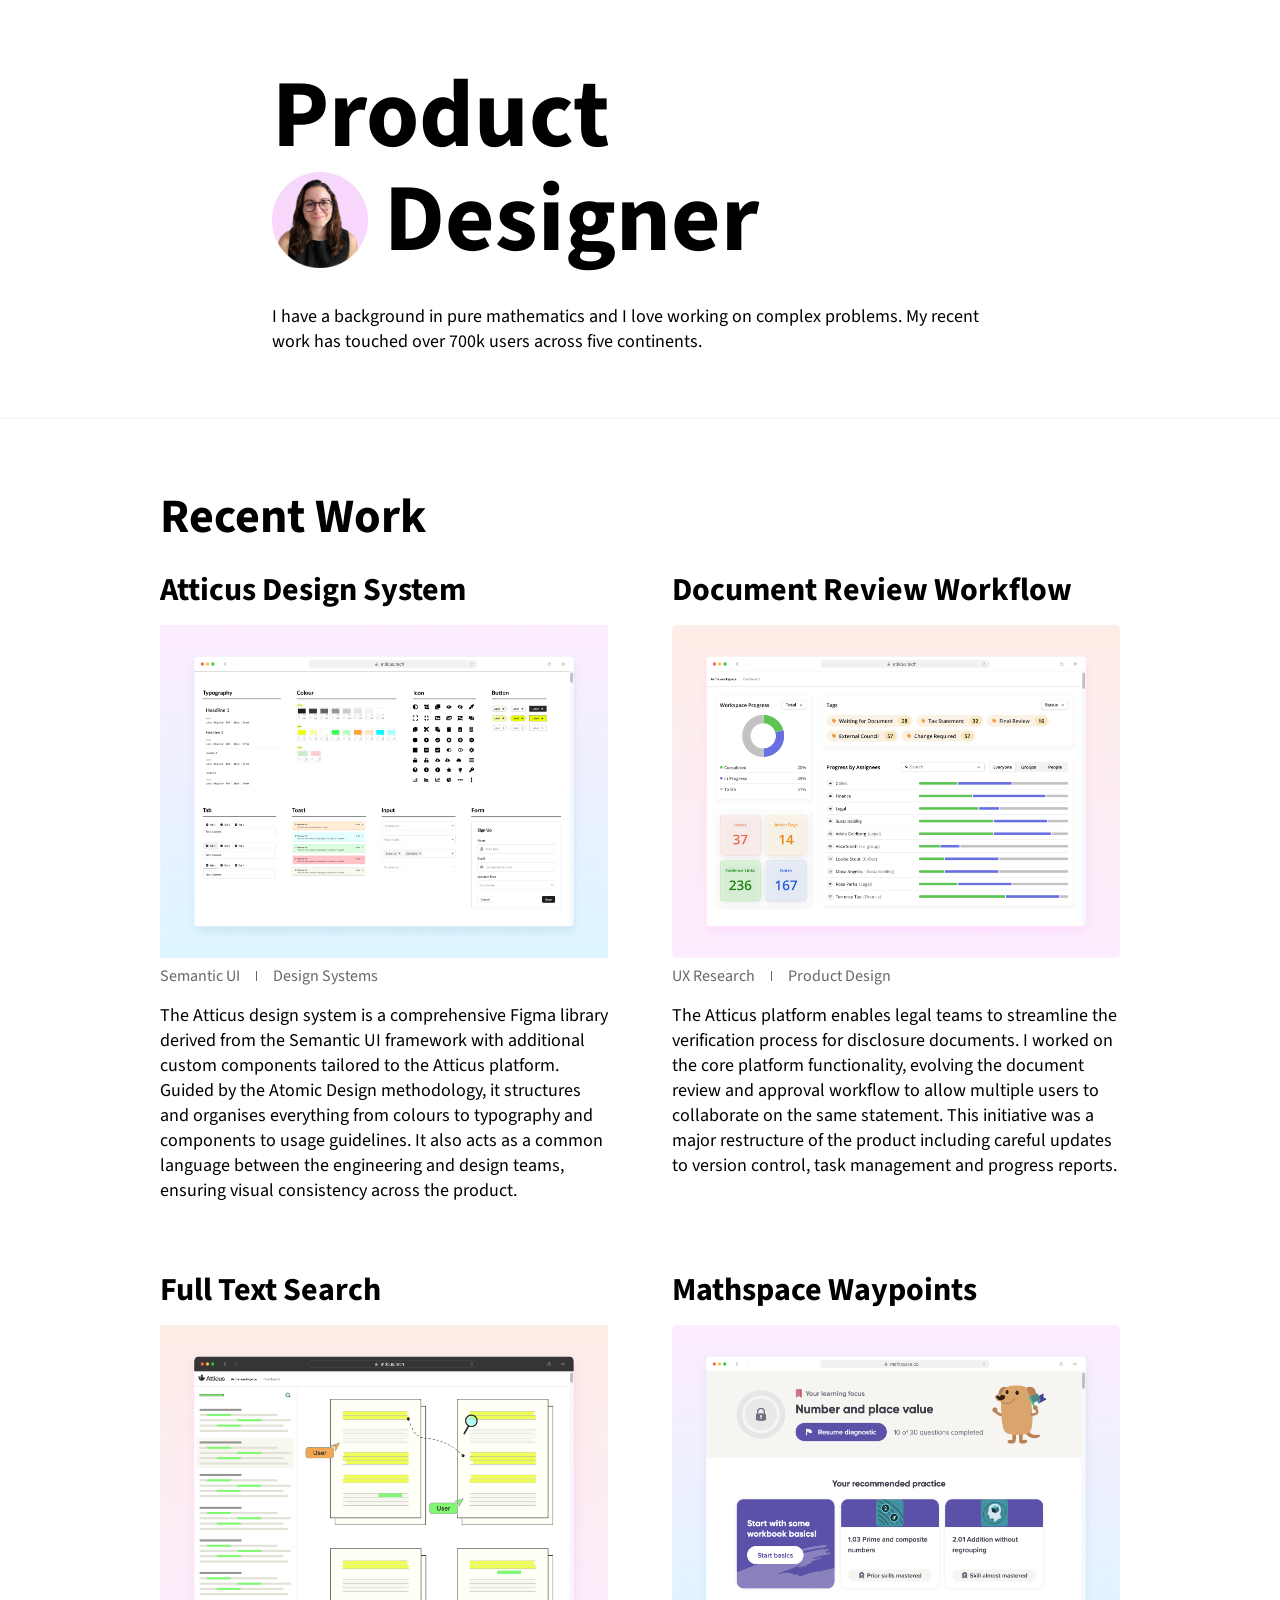
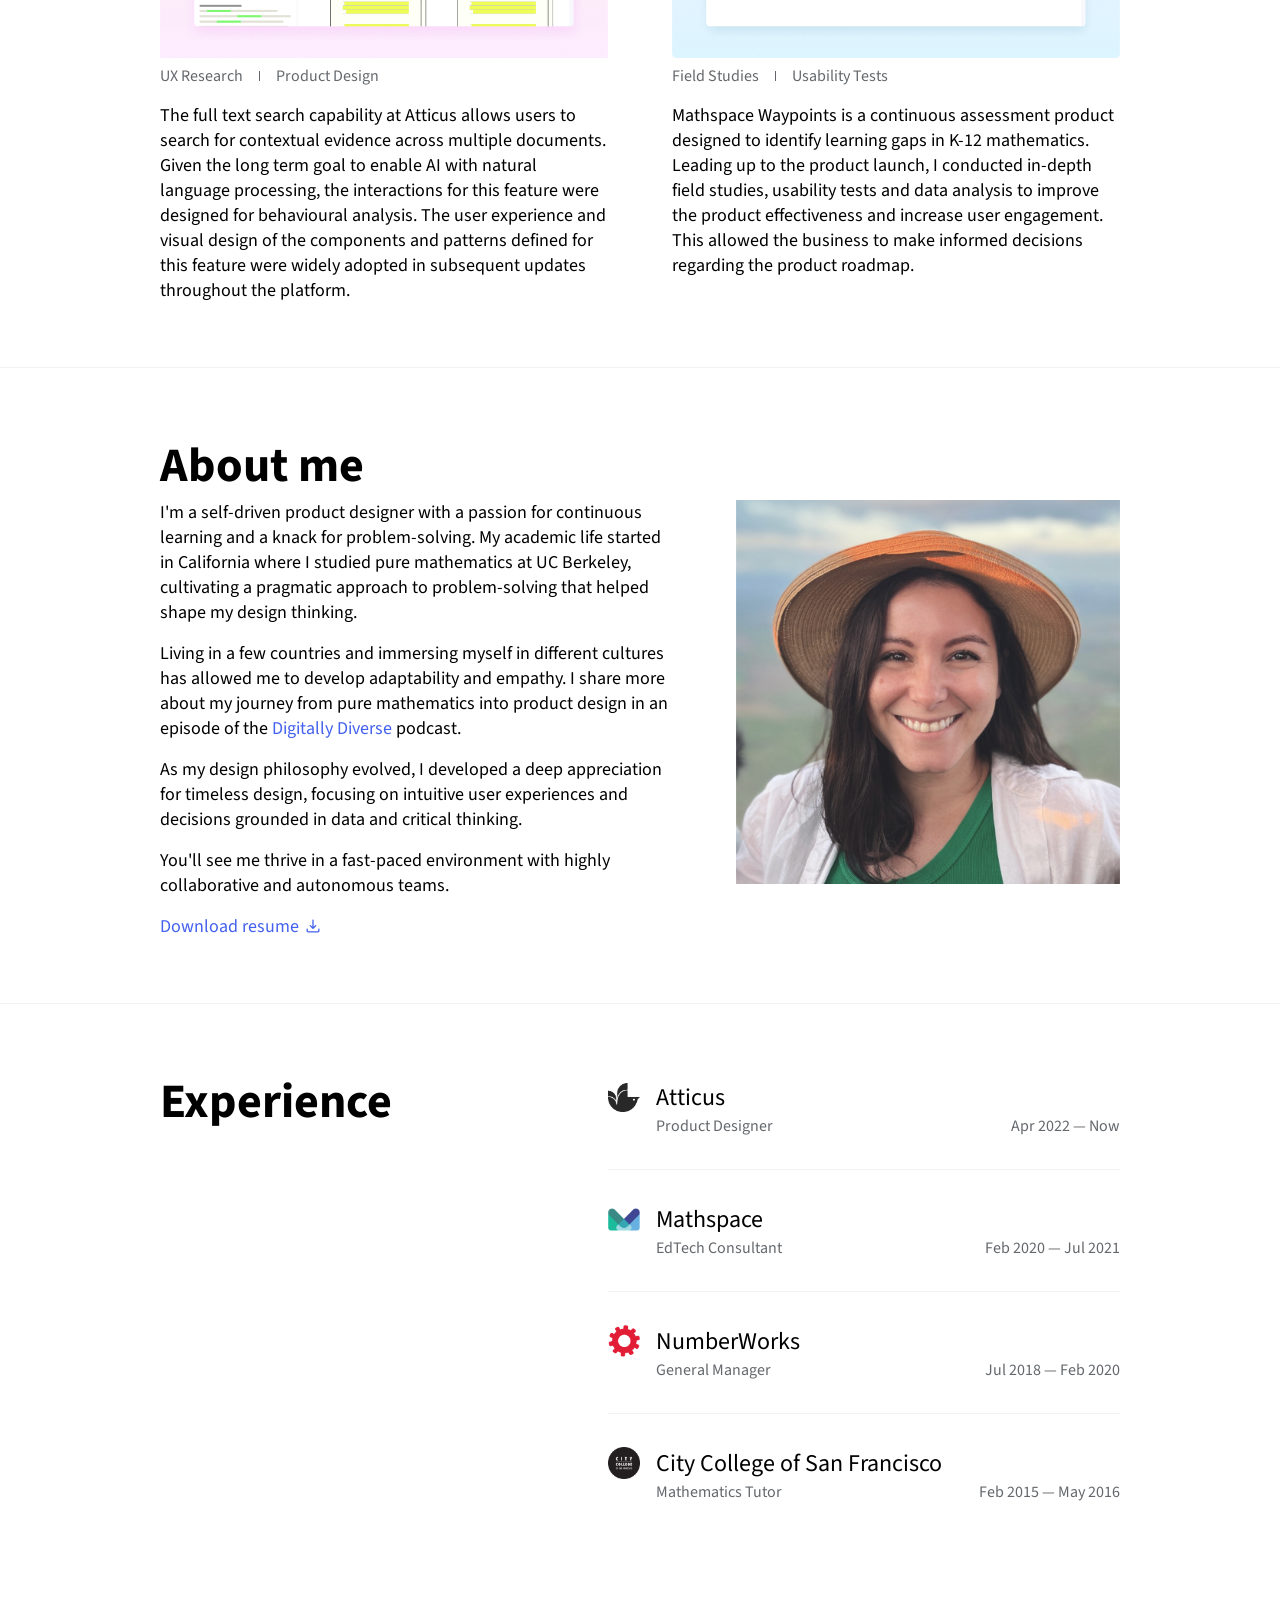
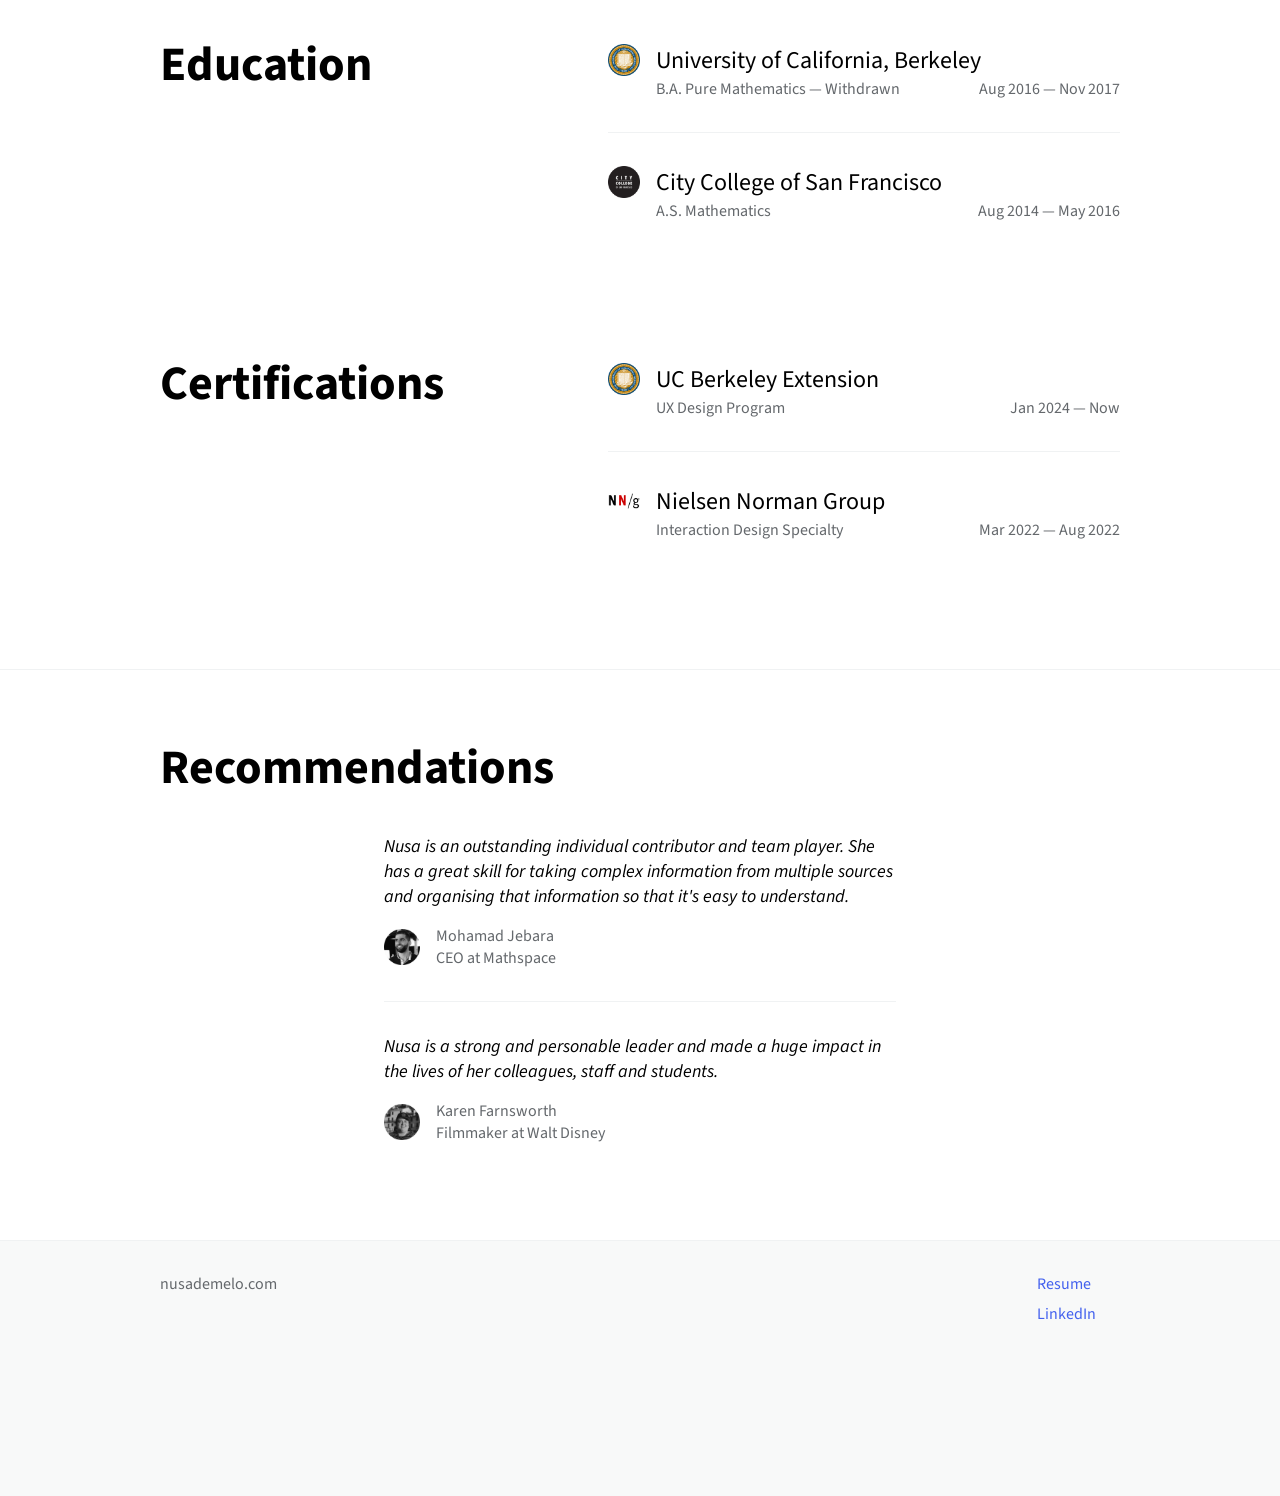
<file: index.html>
<!DOCTYPE html>

<html lang="en">
	<head>
		<title>Nusa de Melo</title>
		<meta name="viewport" content="width=device-width, initial-scale=1.0, minimum-scale=1.0" />
		<link rel="preconnect" href="https://fonts.googleapis.com" />
		<link rel="preconnect" href="https://fonts.gstatic.com" crossorigin />
		<link rel="stylesheet" href="https://fonts.googleapis.com/css2?family=Source+Sans+3:ital,wght@0,400;0,600;1,400&display=swap" />
		<link rel="stylesheet" href="style.css" />
		<link rel="icon" href="favicon.png" />
	</head>

	<body>
		<!--
    <header>
			<div class="nusa-de-melo">Nusa de Melo</div>
			<a class="get-in-touch" href="https://linkedin.com/in/nusademelo" target="_blank">Get in touch</a>
		</header>
    -->

		<section class="hero">
			<div class="container">
				<h1>
					<div class="product">Product</div>
					<div class="designer">
						<img src="img/headshots/nusa-1.png" />
						<div>Designer</div>
					</div>
				</h1>
				<p>I have a background in pure mathematics and I love working on complex problems. My recent work has touched over 700k users across five continents.</p>
				<!-- <p>I'm a pragmatic problem solver with a background in mathematics and a strong appreciation for timeless design. Based in Sunshine Coast.</p> -->
				<a class="get-in-touch" href="https://linkedin.com/in/nusademelo" target="_blank">Get in touch</a>
			</div>
		</section>

		<section class="recent-work">
			<div class="container">
				<h2>Recent Work</h2>
				<div class="grid">
					<div>
						<h3>Atticus Design System</h3>
						<img src="img/recent-work/atticus-design-system.png" />
						<div class="skills">
							<div>Semantic UI</div>
							<div>Design Systems</div>
						</div>
						<p>The Atticus design system is a comprehensive Figma library derived from the Semantic UI framework with additional custom components tailored to the Atticus platform. Guided by the Atomic Design methodology, it structures and organises everything from colours to typography and components to usage guidelines. It also acts as a common language between the engineering and design teams, ensuring visual consistency across the product.</p>
					</div>
					<div>
						<h3>Document Review Workflow</h3>
						<img src="img/recent-work/document-review-workflow.png" />
						<div class="skills">
							<div>UX Research</div>
							<div>Product Design</div>
						</div>
						<p>The Atticus platform enables legal teams to streamline the verification process for disclosure documents. I worked on the core platform functionality, evolving the document review and approval workflow to allow multiple users to collaborate on the same statement. This initiative was a major restructure of the product including careful updates to version control, task management and progress reports.</p>
					</div>
					<div>
						<h3>Full Text Search</h3>
						<img src="img/recent-work/full-text-search.png" />
						<div class="skills">
							<div>UX Research</div>
							<div>Product Design</div>
						</div>
						<p>The full text search capability at Atticus allows users to search for contextual evidence across multiple documents. Given the long term goal to enable AI with natural language processing, the interactions for this feature were designed for behavioural analysis. The user experience and visual design of the components and patterns defined for this feature were widely adopted in subsequent updates throughout the platform.</p>
					</div>
					<div>
						<h3>Mathspace Waypoints</h3>
						<img src="img/recent-work/mathspace-waypoints.png" />
						<div class="skills">
							<div>Field Studies</div>
							<div>Usability Tests</div>
						</div>
						<p>Mathspace Waypoints is a continuous assessment product designed to identify learning gaps in K-12 mathematics. Leading up to the product launch, I conducted in-depth field studies, usability tests and data analysis to improve the product effectiveness and increase user engagement. This allowed the business to make informed decisions regarding the product roadmap.</p>
					</div>
				</div>
			</div>
		</section>

		<section class="about-me">
			<div class="container">
				<h2>About me</h2>
				<div class="flex">
					<div>
						<p>I'm a self-driven product designer with a passion for continuous learning and a knack for problem-solving. My academic life started in California where I studied pure mathematics at UC Berkeley, cultivating a pragmatic approach to problem-solving that helped shape my design thinking.</p>
						<p>Living in a few countries and immersing myself in different cultures has allowed me to develop adaptability and empathy. I share more about my journey from pure mathematics into product design in an episode of the <a href="https://open.spotify.com/episode/4vuxh2tcuZdEahoY7ZcFv4?si=c439caba71ed4bf4&nd=1&dlsi=af8ef5088c5c4de4" target="_blank">Digitally Diverse</a> podcast.</p>
						<p>As my design philosophy evolved, I developed a deep appreciation for timeless design, focusing on intuitive user experiences and decisions grounded in data and critical thinking.</p>
						<p>You'll see me thrive in a fast-paced environment with highly collaborative and autonomous teams.</p>
						<a class="download" href="nusa-de-melo.pdf" target="_blank">Download resume</a>
					</div>
					<img src="img/headshots/nusa-2.png" />
				</div>
			</div>
		</section>

		<section class="resume">
			<div class="container">
				<div class="grid">
					<h2>Experience</h2>

					<div class="list">
						<div class="institution">
							<img src="img/logos/atticus.png" />
							<div class="name">Atticus</div>
						</div>
						<div class="details">
							<div class="text">Product Designer</div>
							<div class="date">Apr 2022 &mdash; Now</div>
						</div>
						<div class="institution">
							<img src="img/logos/mathspace.png" />
							<div class="name">Mathspace</div>
						</div>
						<div class="details">
							<div class="text">EdTech Consultant</div>
							<div class="date">Feb 2020 &mdash; Jul 2021</div>
						</div>
						<div class="institution">
							<img src="img/logos/number-works.png" />
							<div class="name">NumberWorks</div>
						</div>
						<div class="details">
							<div class="text">General Manager</div>
							<div class="date">Jul 2018 &mdash; Feb 2020</div>
						</div>
						<div class="institution">
							<img src="img/logos/ccsf.png" />
							<div class="name">City College of San Francisco</div>
						</div>
						<div class="details">
							<div class="text">Mathematics Tutor</div>
							<div class="date">Feb 2015 &mdash; May 2016</div>
						</div>
					</div>

					<h2>Education</h2>

					<div class="list">
						<div class="institution">
							<img src="img/logos/berkeley.png" />
							<div class="name">University of California, Berkeley</div>
						</div>
						<div class="details">
							<div class="text">B.A. Pure Mathematics &mdash; Withdrawn</div>
							<div class="date">Aug 2016 &mdash; Nov 2017</div>
						</div>
						<div class="institution">
							<img src="img/logos/ccsf.png" />
							<div class="name">City College of San Francisco</div>
						</div>
						<div class="details">
							<div class="text">A.S. Mathematics</div>
							<div class="date">Aug 2014 &mdash; May 2016</div>
						</div>
					</div>

					<h2>Certifications</h2>

					<div class="list">
						<div class="institution">
							<img src="img/logos/berkeley.png" />
							<div class="name">UC Berkeley Extension</div>
						</div>
						<div class="details">
							<div class="text">UX Design Program</div>
							<div class="date">Jan 2024 &mdash; Now</div>
						</div>
						<div class="institution">
							<img src="img/logos/nng.png" />
							<div class="name">Nielsen Norman Group</div>
						</div>
						<div class="details">
							<div class="text">Interaction Design Specialty</div>
							<div class="date">Mar 2022 &mdash; Aug 2022</div>
						</div>
					</div>
				</div>
			</div>
		</section>

		<section class="recommendations">
			<div class="container">
				<h2>Recommendations</h2>
				<div class="list">
					<!--
					<p>Nusa is a great collaborator and will not shy away from a challenge. Her skills with Design Systems have been a great asset to our productivity and design consistency.</p>
					<div class="flex">
						<img src="img/headshots/zoe.png" />
						<div>
							<div>Zoe Jazz</div>
							<div>Principal Designer at Atticus</div>
						</div>
					</div>
          -->

					<p>Nusa is an outstanding individual contributor and team player. She has a great skill for taking complex information from multiple sources and organising that information so that it's easy to understand.</p>
					<div class="flex">
						<img src="img/headshots/mo.png" />
						<div>
							<div>Mohamad Jebara</div>
							<div>CEO at Mathspace</div>
						</div>
					</div>

					<p>Nusa is a strong and personable leader and made a huge impact in the lives of her colleagues, staff and students.</p>
					<div class="flex">
						<img src="img/headshots/kaz.png" />
						<div>
							<div>Karen Farnsworth</div>
							<div>Filmmaker at Walt Disney</div>
						</div>
					</div>
				</div>
			</div>
		</section>

		<footer>
			<div class="container">
				<div class="footnote">nusademelo.com</div>
				<div class="links">
					<a href="nusa-de-melo.pdf" target="_blank">Resume</a>
					<a href="https://linkedin.com/in/nusademelo" target="_blank">LinkedIn</a>
          <!--
					<a href="https://medium.com/@nusademelo" target="_blank">Medium</a>
          -->
				</div>
			</div>
		</footer>
	</body>
</html>
</file>
<file: style.css>
:root {
	--black: #201915;
	--slate: #64686c;
	--silver: #f0f2f3;
	--snow: #f8f9f9;
	--primary: #4361ee;
}

*,
*:before,
*:after {
	box-sizing: border-box;
}

body {
	font-family: "Source Sans 3", sans-serif;
	font-size: 18px;
	margin: 0;
}

h1,
h2,
h3,
h4,
h5,
h6 {
	margin: 0;
}

h1 {
	font-size: 48px;
}

h2 {
	font-size: 32px;
}

h3 {
	font-size: 24px;
}

@media screen and (min-width: 1024px) {
	h1 {
		font-size: 96px;
	}

	h2 {
		font-size: 48px;
	}

	h3 {
		font-size: 32px;
	}
}

p {
	margin: 0;
}

a {
	color: var(--primary);
	text-decoration: none;
}

@media screen and (min-width: 1024px) {
	.container {
		margin: 0 auto;
		max-width: 960px;
	}
}

header {
	align-items: center;
	background: var(--snow);
	border-bottom: 1px solid var(--silver);
	display: flex;
	height: 72px;
	padding: 0 16px;
}

@media screen and (min-width: 1024px) {
	header {
		padding: 0 32px;
	}
}

header .nusa-de-melo {
	color: var(--primary);
}

header .get-in-touch {
	background-image: url(img/icons/arrow.svg);
	background-position: center right;
	background-repeat: no-repeat;
	background-size: 20px;
	display: none;
	margin-left: auto;
	padding-right: 24px;
}

@media screen and (min-width: 1024px) {
	header .get-in-touch {
		display: block;
	}
}

section.hero {
	border-bottom: 1px solid var(--silver);
	padding: 64px 0;
}

section.hero .container {
	padding: 0 16px;
}

@media screen and (min-width: 1024px) {
	section.hero .container {
		max-width: 768px;
	}
}

section.hero h1 div.product {
	margin: -8px 0 -16px;
}

@media screen and (min-width: 1024px) {
	section.hero h1 div.product {
		margin: -16px 0 -32px;
	}
}

section.hero h1 div.designer {
	align-items: center;
	display: flex;
	gap: 8px;
}

@media screen and (min-width: 1024px) {
	section.hero h1 div.designer {
		gap: 16px;
	}
}

section.hero h1 .designer img {
	width: 48px;
	height: 48px;
}

@media screen and (min-width: 1024px) {
	section.hero h1 .designer img {
		width: 96px;
		height: 96px;
	}
}

section.hero p {
	margin-top: 16px;
}

section.hero .get-in-touch {
	background-image: url(img/icons/arrow.svg);
	background-position: center right;
	background-repeat: no-repeat;
	background-size: 20px;
	display: block;
	margin-top: 16px;
	padding-right: 24px;
	width: fit-content;
}

@media screen and (min-width: 1024px) {
	section.hero .get-in-touch {
		display: none;
	}
}

section.recent-work {
	border-bottom: 1px solid var(--silver);
	padding: 64px 16px;
}

section.recent-work h2 {
	margin-bottom: 16px;
}

section.recent-work .grid {
	display: grid;
	gap: 64px;
	grid-template-columns: repeat(1, 1fr);
}

@media screen and (min-width: 1024px) {
	section.recent-work .grid {
		grid-template-columns: repeat(2, 1fr);
	}
}

section.recent-work h3 {
	margin-bottom: 12px;
}

section.recent-work img {
	width: 100%;
}

section.recent-work .skills {
	color: var(--slate);
	display: flex;
	font-size: 16px;
	gap: 16px;
	margin-bottom: 16px;
}

section.recent-work .skills div:not(:last-child):after {
	border-left: 1px solid var(--slate);
	content: "";
	display: inline-block;
	height: 10px;
	margin-left: 16px;
}

section.about-me {
	border-bottom: 1px solid var(--silver);
	padding: 64px 16px;
}

section.about-me .flex {
	display: flex;
	flex-direction: column-reverse;
	gap: 16px;
}

@media screen and (min-width: 1024px) {
	section.about-me .flex {
		align-items: flex-start;
		flex-direction: row;
		gap: 64px;
	}
}

section.about-me p {
	margin-bottom: 16px;
}

section.about-me a.download {
	background-image: url(img/icons/download.svg);
	background-position: center right;
	background-repeat: no-repeat;
	background-size: 20px;
	display: block;
	margin-top: 8px;
	padding-right: 24px;
	width: fit-content;
}

section.about-me img {
	margin-top: 8px;
	width: 256px;
}

@media screen and (min-width: 1024px) {
	section.about-me img {
		margin-top: 0;
		width: 384px;
	}
}

section.resume {
	border-bottom: 1px solid var(--silver);
	padding: 64px 16px;
}

section.resume .grid {
	display: grid;
	gap: 16px;
	grid-template-columns: repeat(1, 1fr);
}

@media screen and (min-width: 1024px) {
	section.resume .grid {
		gap: 64px;
		grid-template-columns: repeat(2, 1fr);
	}
}

section.resume .list {
	margin-top: 12px;
}

@media screen and (min-width: 1024px) {
	section.resume .list {
		width: 512px;
	}
}

section.resume .institution {
	align-items: center;
	display: flex;
	gap: 8px;
}

@media screen and (min-width: 1024px) {
	section.resume .institution {
		gap: 16px;
	}
}

section.resume .institution img {
	width: 24px;
}

@media screen and (min-width: 1024px) {
	section.resume .institution img {
		width: 32px;
	}
}

@media screen and (min-width: 1024px) {
	section.resume .institution .name {
		font-size: 24px;
	}
}

section.resume .details {
	color: var(--slate);
	display: flex;
	flex-direction: column;
	font-size: 16px;
	margin-bottom: 16px;
	padding-bottom: 16px;
}

section.resume .details:not(:last-child) {
	border-bottom: 1px solid var(--silver);
}

@media screen and (min-width: 1024px) {
	section.resume .details {
		flex-direction: row;
		margin-bottom: 32px;
		padding-bottom: 32px;
	}
}

section.resume .details .text {
	margin-left: 32px;
}

@media screen and (min-width: 1024px) {
	section.resume .details .text {
		margin-left: 48px;
	}
}

section.resume .details .date {
	margin-left: 32px;
}

@media screen and (min-width: 1024px) {
	section.resume .details .date {
		margin-left: auto;
	}
}

section.recommendations {
	padding: 64px 16px;
}

section.recommendations .list {
	margin: 0 auto;
}

@media screen and (min-width: 1024px) {
	section.recommendations .list {
		max-width: 512px;
	}
}

section.recommendations p {
	font-style: italic;
	margin: 16px 0 8px;
}

@media screen and (min-width: 1024px) {
	section.recommendations p {
		margin: 32px 0 16px;
	}
}

section.recommendations .flex {
	align-items: center;
	color: var(--slate);
	display: flex;
	font-size: 16px;
	gap: 8px;
	padding-bottom: 16px;
}

section.recommendations .flex:not(:last-child) {
	border-bottom: 1px solid var(--silver);
}

@media screen and (min-width: 1024px) {
	section.recommendations .flex {
		gap: 16px;
		padding-bottom: 32px;
	}
}

section.recommendations img {
	width: 36px;
	height: 36px;
}

footer {
	background: var(--snow);
	border-top: 1px solid var(--silver);
	font-size: 16px;
	height: 256px;
	padding: 32px 16px 0;
}

@media screen and (min-width: 1024px) {
	footer {
		padding: 32px 32px 0;
	}
}

footer .container {
	display: flex;
	flex-direction: column;
	gap: 16px;
}

@media screen and (min-width: 1024px) {
	footer .container {
		flex-direction: row;
	}
}

footer .footnote {
	color: var(--slate);
}

footer .links {
	display: flex;
	flex-direction: column;
	gap: 8px;
}

@media screen and (min-width: 1024px) {
	footer .links {
		margin-left: auto;
	}
}

footer .links a {
	display: block;
	padding-right: 24px;
}

footer .links a:hover {
	background-image: url(img/icons/arrow.svg);
	background-position: center right;
	background-repeat: no-repeat;
	background-size: 20px;
}
</file>
